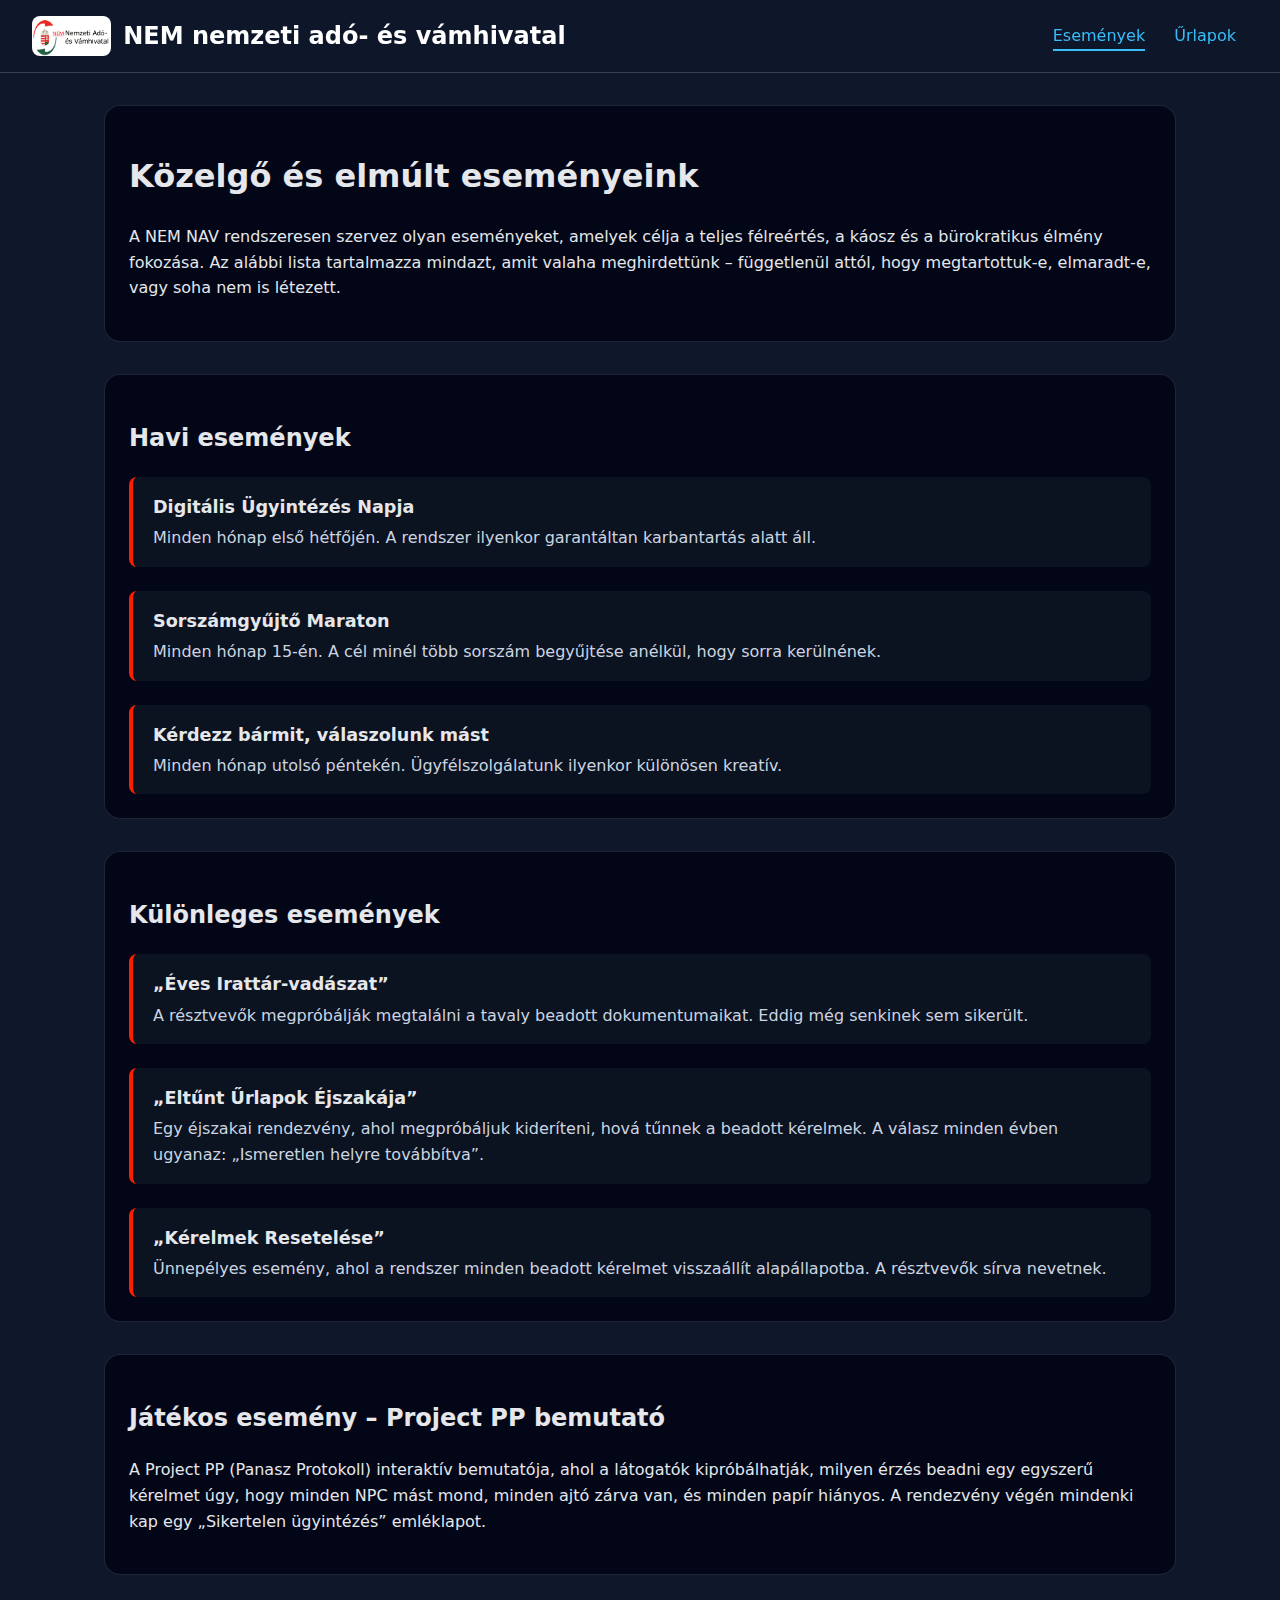
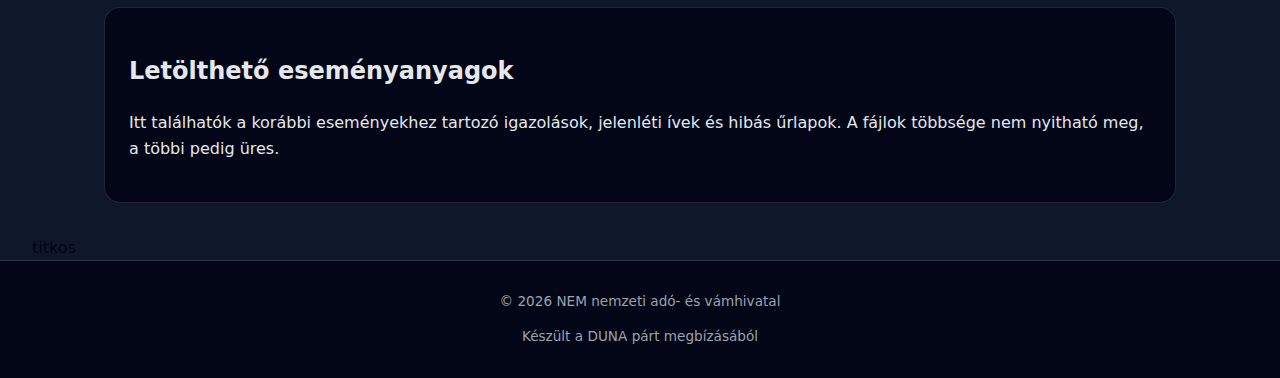
<file: index.html>
<!DOCTYPE html>
<html lang="hu">

<head>
    <meta charset="UTF-8">
    <title>NEM nemzeti adó‑ és vámhivatal – Eseménylista</title>
    <meta name="description"
        content="A NEM NAV fiktív, humoros eseményei és rendezvényei, ahol semmi sem történik időben.">
    <meta name="keywords" content="NEM NAV, események, humor, paródia, bürokrácia">
    <link rel="stylesheet" href="style/formazasok.css">
    <link rel="stylesheet" href="style/navigacio.css">
    <link rel="stylesheet" href="style/elrendezes.css">
    <link rel="stylesheet" href="style/esemenyek.css">

</head>

<body>
    <header class="site-header">
        <div class="logo-group">
            <img src="assets/NAV.png" alt="NEM NAV logó" class="boronen-logo">
            <span class="logo-text">NEM nemzeti adó‑ és vámhivatal</span>
        </div>
        <nav class="main-nav">
            <a href="index.html" class="active">Események</a>
            <a href="urlap.html">Űrlapok</a>
        </nav>
    </header>

    <main class="grid-container projects-layout">

        <section class="intro card">
            <h1>Közelgő és elmúlt eseményeink</h1>
            <p>
                A NEM NAV rendszeresen szervez olyan eseményeket, amelyek célja a teljes
                félreértés, a káosz és a bürokratikus élmény fokozása.
                Az alábbi lista tartalmazza mindazt, amit valaha meghirdettünk – függetlenül attól,
                hogy megtartottuk-e, elmaradt-e, vagy soha nem is létezett.
            </p>
        </section>

        <section class="card">
            <h2>Havi események</h2>
            <div class="esemeny-lista">
                <div class="esemeny">
                    <h3>Digitális Ügyintézés Napja</h3>
                    <p>Minden hónap első hétfőjén. A rendszer ilyenkor garantáltan karbantartás alatt áll.</p>
                </div>

                <div class="esemeny">
                    <h3>Sorszámgyűjtő Maraton</h3>
                    <p>Minden hónap 15-én. A cél minél több sorszám begyűjtése anélkül, hogy sorra kerülnének.</p>
                </div>

                <div class="esemeny">
                    <h3>Kérdezz bármit, válaszolunk mást</h3>
                    <p>Minden hónap utolsó péntekén. Ügyfélszolgálatunk ilyenkor különösen kreatív.</p>
                </div>
            </div>
        </section>


        <section class="card">
            <h2>Különleges események</h2>
            <div class="esemeny-lista">
                <div class="esemeny">
                    <h3>„Éves Irattár‑vadászat”</h3>
                    <p>
                        A résztvevők megpróbálják megtalálni a tavaly beadott dokumentumaikat.
                        Eddig még senkinek sem sikerült.
                    </p>
                </div>

                <div class="esemeny">
                    <h3>„Eltűnt Űrlapok Éjszakája”</h3>
                    <p>
                        Egy éjszakai rendezvény, ahol megpróbáljuk kideríteni,
                        hová tűnnek a beadott kérelmek. A válasz minden évben ugyanaz:
                        „Ismeretlen helyre továbbítva”.
                    </p>
                </div>

                <div class="esemeny">
                    <h3>„Kérelmek Resetelése”</h3>
                    <p>
                        Ünnepélyes esemény, ahol a rendszer minden beadott kérelmet
                        visszaállít alapállapotba. A résztvevők sírva nevetnek.
                    </p>
                </div>
            </div>
        </section>


        <section class="card">
            <h2>Játékos esemény – Project PP bemutató</h2>
            <div class="project-pp-layout">
                <p>
                    A Project PP (Panasz Protokoll) interaktív bemutatója, ahol a látogatók
                    kipróbálhatják, milyen érzés beadni egy egyszerű kérelmet úgy,
                    hogy minden NPC mást mond, minden ajtó zárva van, és minden papír hiányos.
                    A rendezvény végén mindenki kap egy „Sikertelen ügyintézés” emléklapot.
                </p>
            </div>
        </section>

        <section class="card">
            <h2>Letölthető eseményanyagok</h2>
            <p>
                Itt találhatók a korábbi eseményekhez tartozó igazolások, jelenléti ívek
                és hibás űrlapok.
                A fájlok többsége nem nyitható meg, a többi pedig üres.
            </p>
        </section>

    </main>
    <a href="easteregg.html" class="easteregg">titkos</a>
    <footer class="site-footer">
        <p>&copy; 2026 NEM nemzeti adó‑ és vámhivatal</p>
        <p>Készült a DUNA párt megbízásából</p>
    </footer>
</body>
</html>
</file>
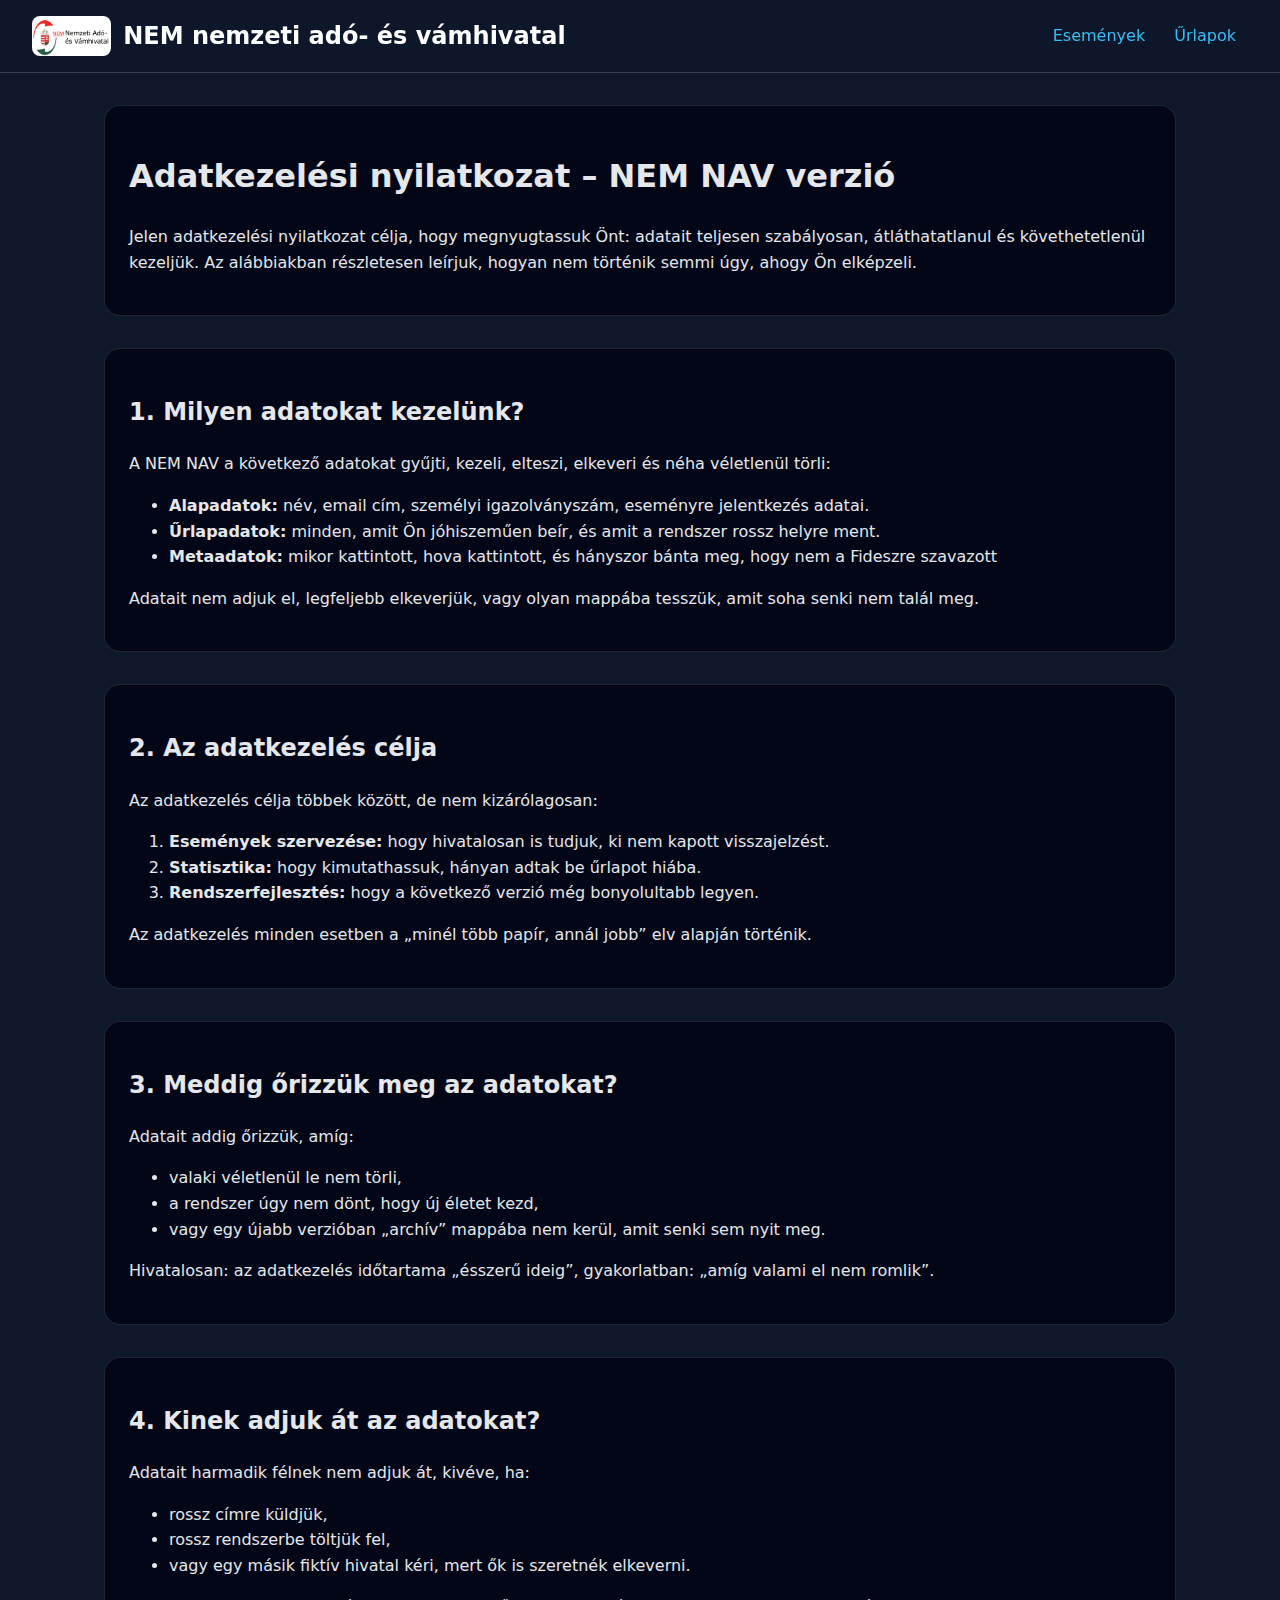
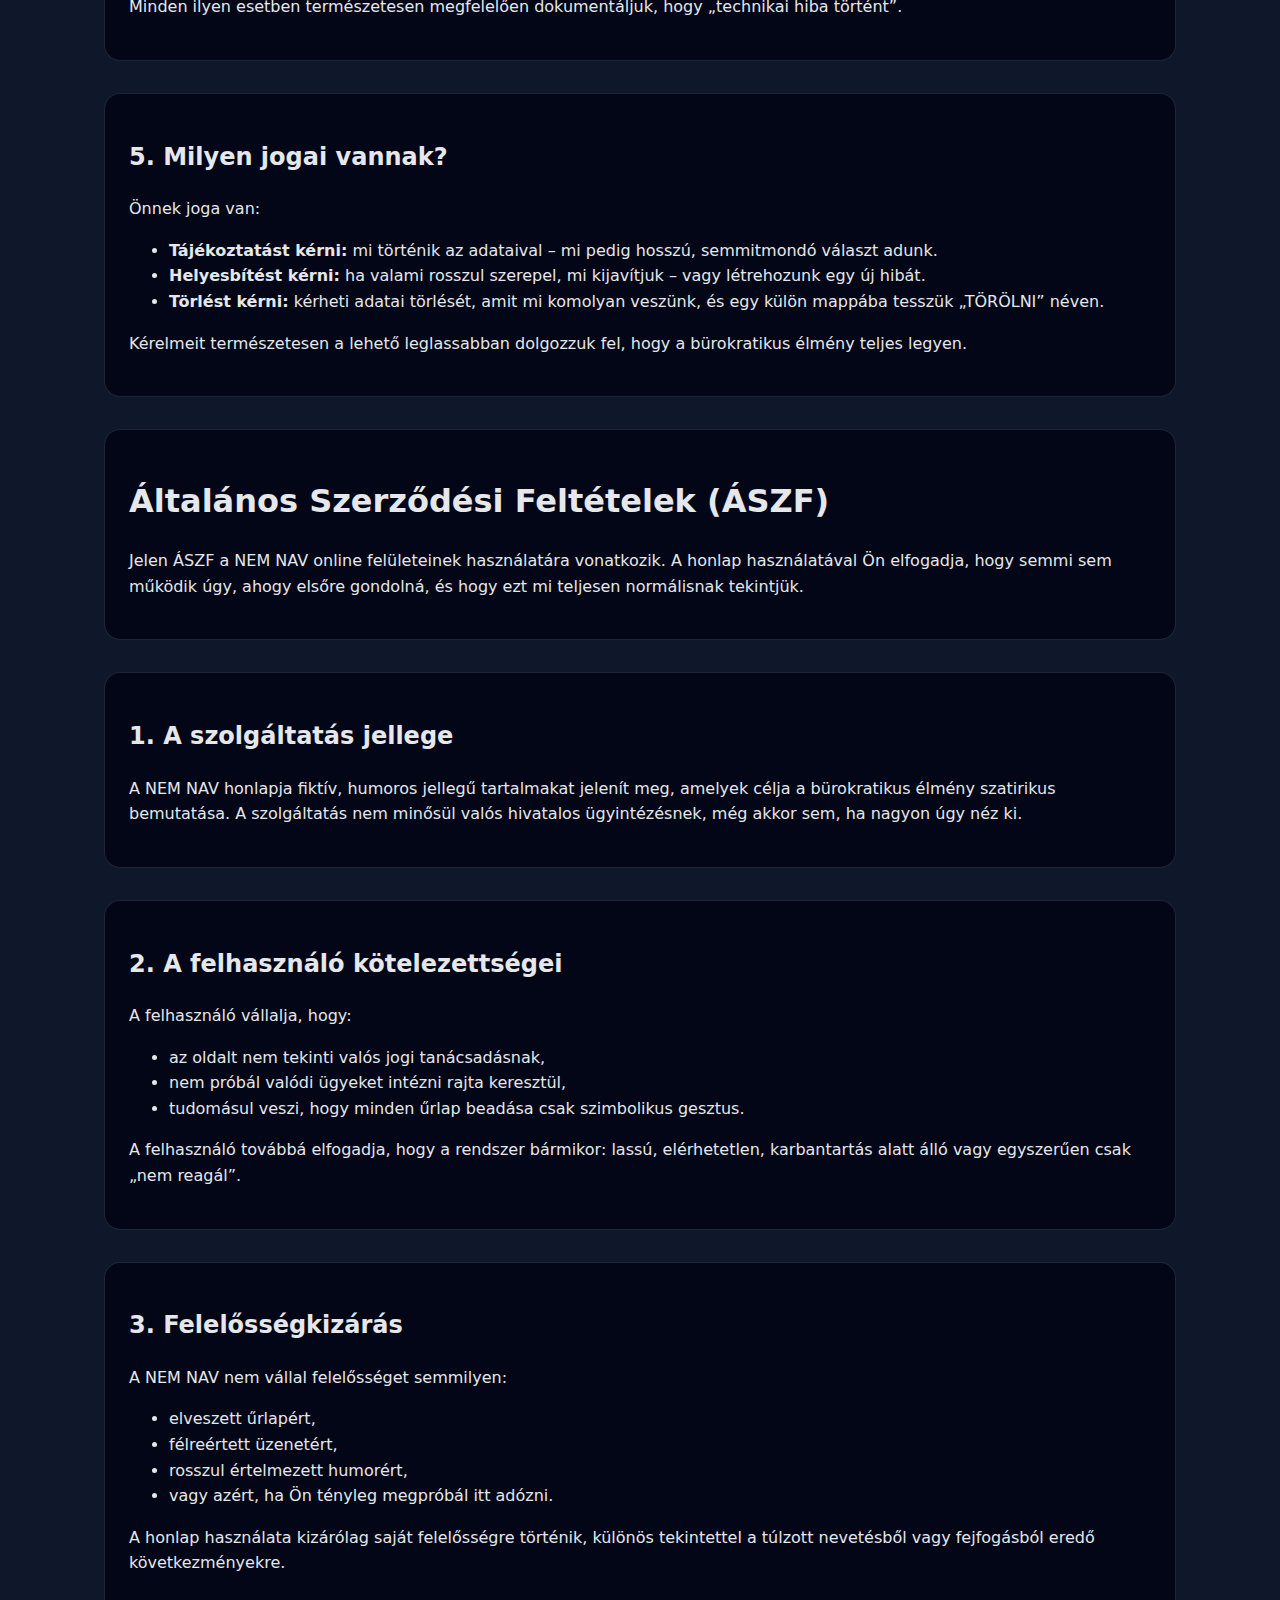
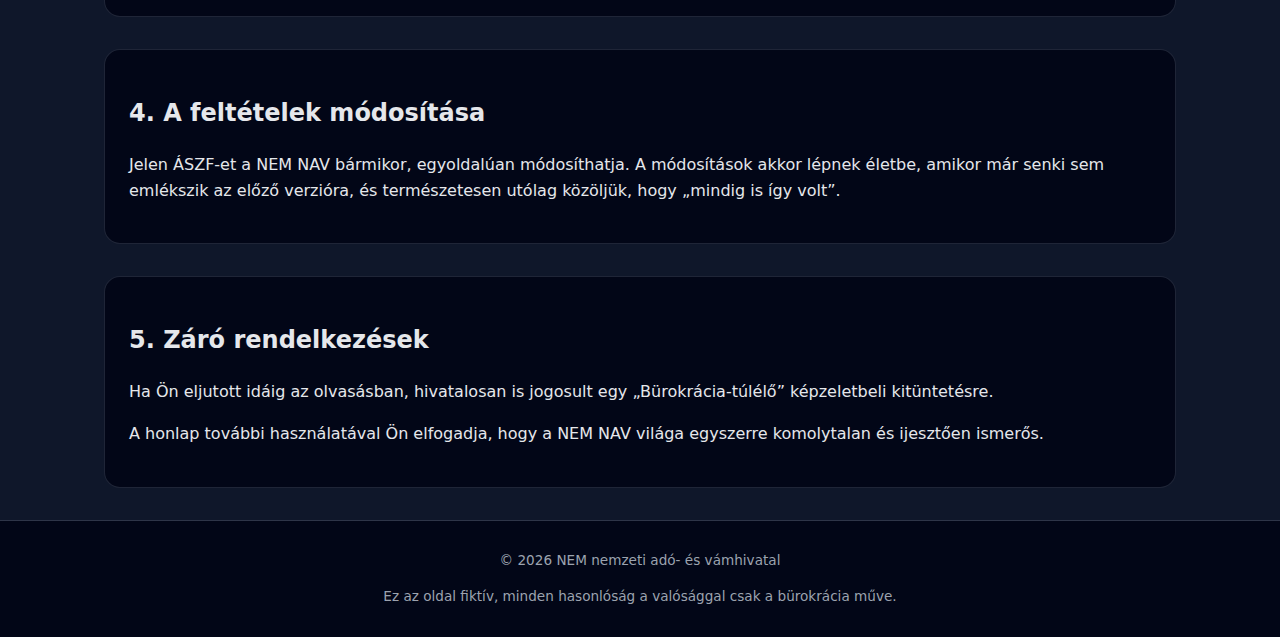
<file: aszf.html>
<!DOCTYPE html>
<html lang="hu">

<head>
    <meta charset="UTF-8">
    <title>NEM NAV – Adatkezelési nyilatkozat és ÁSZF</title>
    <meta name="description" content="Fiktív, humoros adatkezelési nyilatkozat és ÁSZF a NEM NAV bürokratikus multiverzumából.">
    <link rel="stylesheet" href="style/formazasok.css">
    <link rel="stylesheet" href="style/navigacio.css">
    <link rel="stylesheet" href="style/elrendezes.css">
    <link rel="stylesheet" href="style/esemenyek.css">
</head>

<body>
    <header class="site-header">
        <div class="logo-group">
            <img src="assets/NAV.png" alt="NEM NAV logó" class="boronen-logo">
            <span class="logo-text">NEM nemzeti adó‑ és vámhivatal</span>
        </div>
        <nav class="main-nav">
            <a href="index.html">Események</a>
            <a href="urlap.html">Űrlapok</a>
        </nav>
    </header>

    <main class="grid-container projects-layout">
        <section class="card">
            <h1>Adatkezelési nyilatkozat – NEM NAV verzió</h1>
            <p>
                Jelen adatkezelési nyilatkozat célja, hogy megnyugtassuk Önt: adatait
                teljesen szabályosan, átláthatatlanul és követhetetlenül kezeljük.
                Az alábbiakban részletesen leírjuk, hogyan nem történik semmi úgy,
                ahogy Ön elképzeli.
            </p>
        </section>

        <section class="card">
            <h2>1. Milyen adatokat kezelünk?</h2>
            <p>
                A NEM NAV a következő adatokat gyűjti, kezeli, elteszi, elkeveri és néha
                véletlenül törli:
            </p>
            <ul>
                <li><strong>Alapadatok:</strong> név, email cím, személyi igazolványszám, eseményre jelentkezés adatai.</li>
                <li><strong>Űrlapadatok:</strong> minden, amit Ön jóhiszeműen beír, és amit a rendszer rossz helyre ment.</li>
                <li><strong>Metaadatok:</strong> mikor kattintott, hova kattintott, és hányszor bánta meg, hogy nem a Fideszre szavazott</li>
            </ul>
            <p>
                Adatait nem adjuk el, legfeljebb elkeverjük, vagy olyan mappába tesszük,
                amit soha senki nem talál meg.
            </p>
        </section>

        <section class="card">
            <h2>2. Az adatkezelés célja</h2>
            <p>Az adatkezelés célja többek között, de nem kizárólagosan:</p>
            <ol>
                <li><strong>Események szervezése:</strong> hogy hivatalosan is tudjuk, ki nem kapott visszajelzést.</li>
                <li><strong>Statisztika:</strong> hogy kimutathassuk, hányan adtak be űrlapot hiába.</li>
                <li><strong>Rendszerfejlesztés:</strong> hogy a következő verzió még bonyolultabb legyen.</li>
            </ol>
            <p>
                Az adatkezelés minden esetben a „minél több papír, annál jobb” elv alapján történik.
            </p>
        </section>

        <section class="card">
            <h2>3. Meddig őrizzük meg az adatokat?</h2>
            <p>
                Adatait addig őrizzük, amíg:
            </p>
            <ul>
                <li>valaki véletlenül le nem törli,</li>
                <li>a rendszer úgy nem dönt, hogy új életet kezd,</li>
                <li>vagy egy újabb verzióban „archív” mappába nem kerül, amit senki sem nyit meg.</li>
            </ul>
            <p>
                Hivatalosan: az adatkezelés időtartama „ésszerű ideig”, gyakorlatban: „amíg valami el nem romlik”.
            </p>
        </section>

        <section class="card">
            <h2>4. Kinek adjuk át az adatokat?</h2>
            <p>
                Adatait harmadik félnek nem adjuk át, kivéve, ha:
            </p>
            <ul>
                <li>rossz címre küldjük,</li>
                <li>rossz rendszerbe töltjük fel,</li>
                <li>vagy egy másik fiktív hivatal kéri, mert ők is szeretnék elkeverni.</li>
            </ul>
            <p>
                Minden ilyen esetben természetesen megfelelően dokumentáljuk, hogy „technikai hiba történt”.
            </p>
        </section>

        <section class="card">
            <h2>5. Milyen jogai vannak?</h2>
            <p>Önnek joga van:</p>
            <ul>
                <li><strong>Tájékoztatást kérni:</strong> mi történik az adataival – mi pedig hosszú, semmitmondó választ adunk.</li>
                <li><strong>Helyesbítést kérni:</strong> ha valami rosszul szerepel, mi kijavítjuk – vagy létrehozunk egy új hibát.</li>
                <li><strong>Törlést kérni:</strong> kérheti adatai törlését, amit mi komolyan veszünk, és egy külön mappába tesszük „TÖRÖLNI” néven.</li>
            </ul>
            <p>
                Kérelmeit természetesen a lehető leglassabban dolgozzuk fel, hogy a bürokratikus élmény teljes legyen.
            </p>
        </section>

        <section class="card">
            <h1>Általános Szerződési Feltételek (ÁSZF)</h1>
            <p>
                Jelen ÁSZF a NEM NAV online felületeinek használatára vonatkozik.
                A honlap használatával Ön elfogadja, hogy semmi sem működik úgy, ahogy elsőre gondolná,
                és hogy ezt mi teljesen normálisnak tekintjük.
            </p>
        </section>

        <section class="card">
            <h2>1. A szolgáltatás jellege</h2>
            <p>
                A NEM NAV honlapja fiktív, humoros jellegű tartalmakat jelenít meg,
                amelyek célja a bürokratikus élmény szatirikus bemutatása.
                A szolgáltatás nem minősül valós hivatalos ügyintézésnek, még akkor sem,
                ha nagyon úgy néz ki.
            </p>
        </section>

        <section class="card">
            <h2>2. A felhasználó kötelezettségei</h2>
            <p>A felhasználó vállalja, hogy:</p>
            <ul>
                <li>az oldalt nem tekinti valós jogi tanácsadásnak,</li>
                <li>nem próbál valódi ügyeket intézni rajta keresztül,</li>
                <li>tudomásul veszi, hogy minden űrlap beadása csak szimbolikus gesztus.</li>
            </ul>
            <p>
                A felhasználó továbbá elfogadja, hogy a rendszer bármikor:
                lassú, elérhetetlen, karbantartás alatt álló vagy egyszerűen csak „nem reagál”.
            </p>
        </section>

        <section class="card">
            <h2>3. Felelősségkizárás</h2>
            <p>
                A NEM NAV nem vállal felelősséget semmilyen:
            </p>
            <ul>
                <li>elveszett űrlapért,</li>
                <li>félreértett üzenetért,</li>
                <li>rosszul értelmezett humorért,</li>
                <li>vagy azért, ha Ön tényleg megpróbál itt adózni.</li>
            </ul>
            <p>
                A honlap használata kizárólag saját felelősségre történik, különös tekintettel
                a túlzott nevetésből vagy fejfogásból eredő következményekre.
            </p>
        </section>

        <section class="card">
            <h2>4. A feltételek módosítása</h2>
            <p>
                Jelen ÁSZF-et a NEM NAV bármikor, egyoldalúan módosíthatja.
                A módosítások akkor lépnek életbe, amikor már senki sem emlékszik az előző verzióra,
                és természetesen utólag közöljük, hogy „mindig is így volt”.
            </p>
        </section>

        <section class="card">
            <h2>5. Záró rendelkezések</h2>
            <p>
                Ha Ön eljutott idáig az olvasásban, hivatalosan is jogosult egy
                „Bürokrácia-túlélő” képzeletbeli kitüntetésre.
            </p>
            <p>
                A honlap további használatával Ön elfogadja, hogy a NEM NAV világa
                egyszerre komolytalan és ijesztően ismerős.
            </p>
        </section>

    </main>

    <footer class="site-footer">
        <p>&copy; 2026 NEM nemzeti adó‑ és vámhivatal</p>
        <p>Ez az oldal fiktív, minden hasonlóság a valósággal csak a bürokrácia műve.</p>
    </footer>
</body>

</html>
</file>
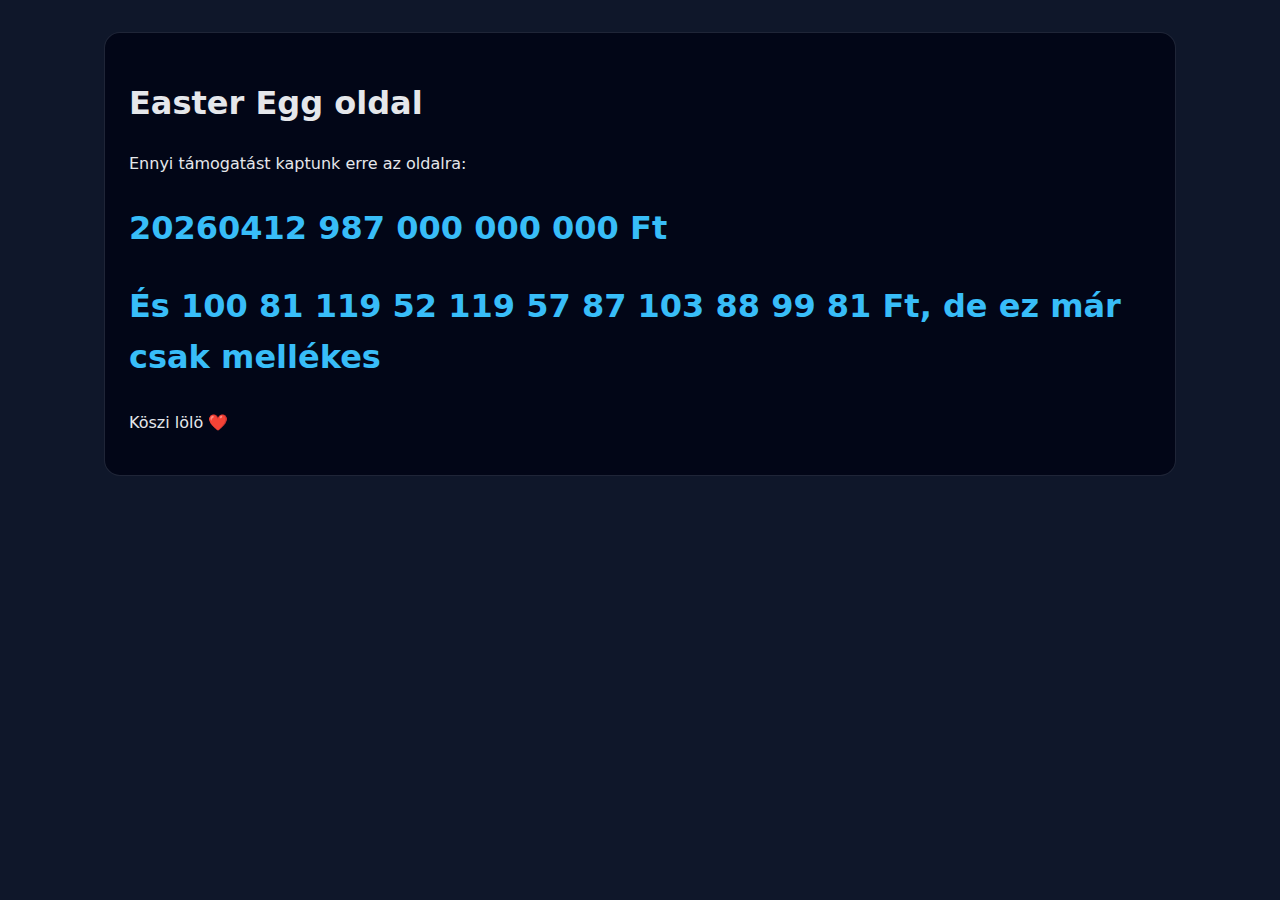
<file: easteregg.html>
<!DOCTYPE html>
<html lang="hu">

<head>
    <meta charset="UTF-8">
    <title>Easter Egg</title>
    <link rel="stylesheet" href="style/formazasok.css">
    <link rel="stylesheet" href="style/elrendezes.css">
</head>

<body class="grid-container">

    <section class="card">
        <h1>Easter Egg oldal</h1>
        <p>Ennyi támogatást kaptunk erre az oldalra:</p>

        <h2 style="font-size: 2rem; color: #38bdf8;">
            20260412 987 000 000 000 Ft
        </h2>
        <h2 style="font-size: 2rem; color: #38bdf8;">
            És 100 81 119 52 119 57 87 103 88 99 81 Ft, de ez már csak mellékes
        </h2>


        <p>Köszi lölö ❤️</p>
    </section>

</body>

</html>
</file>
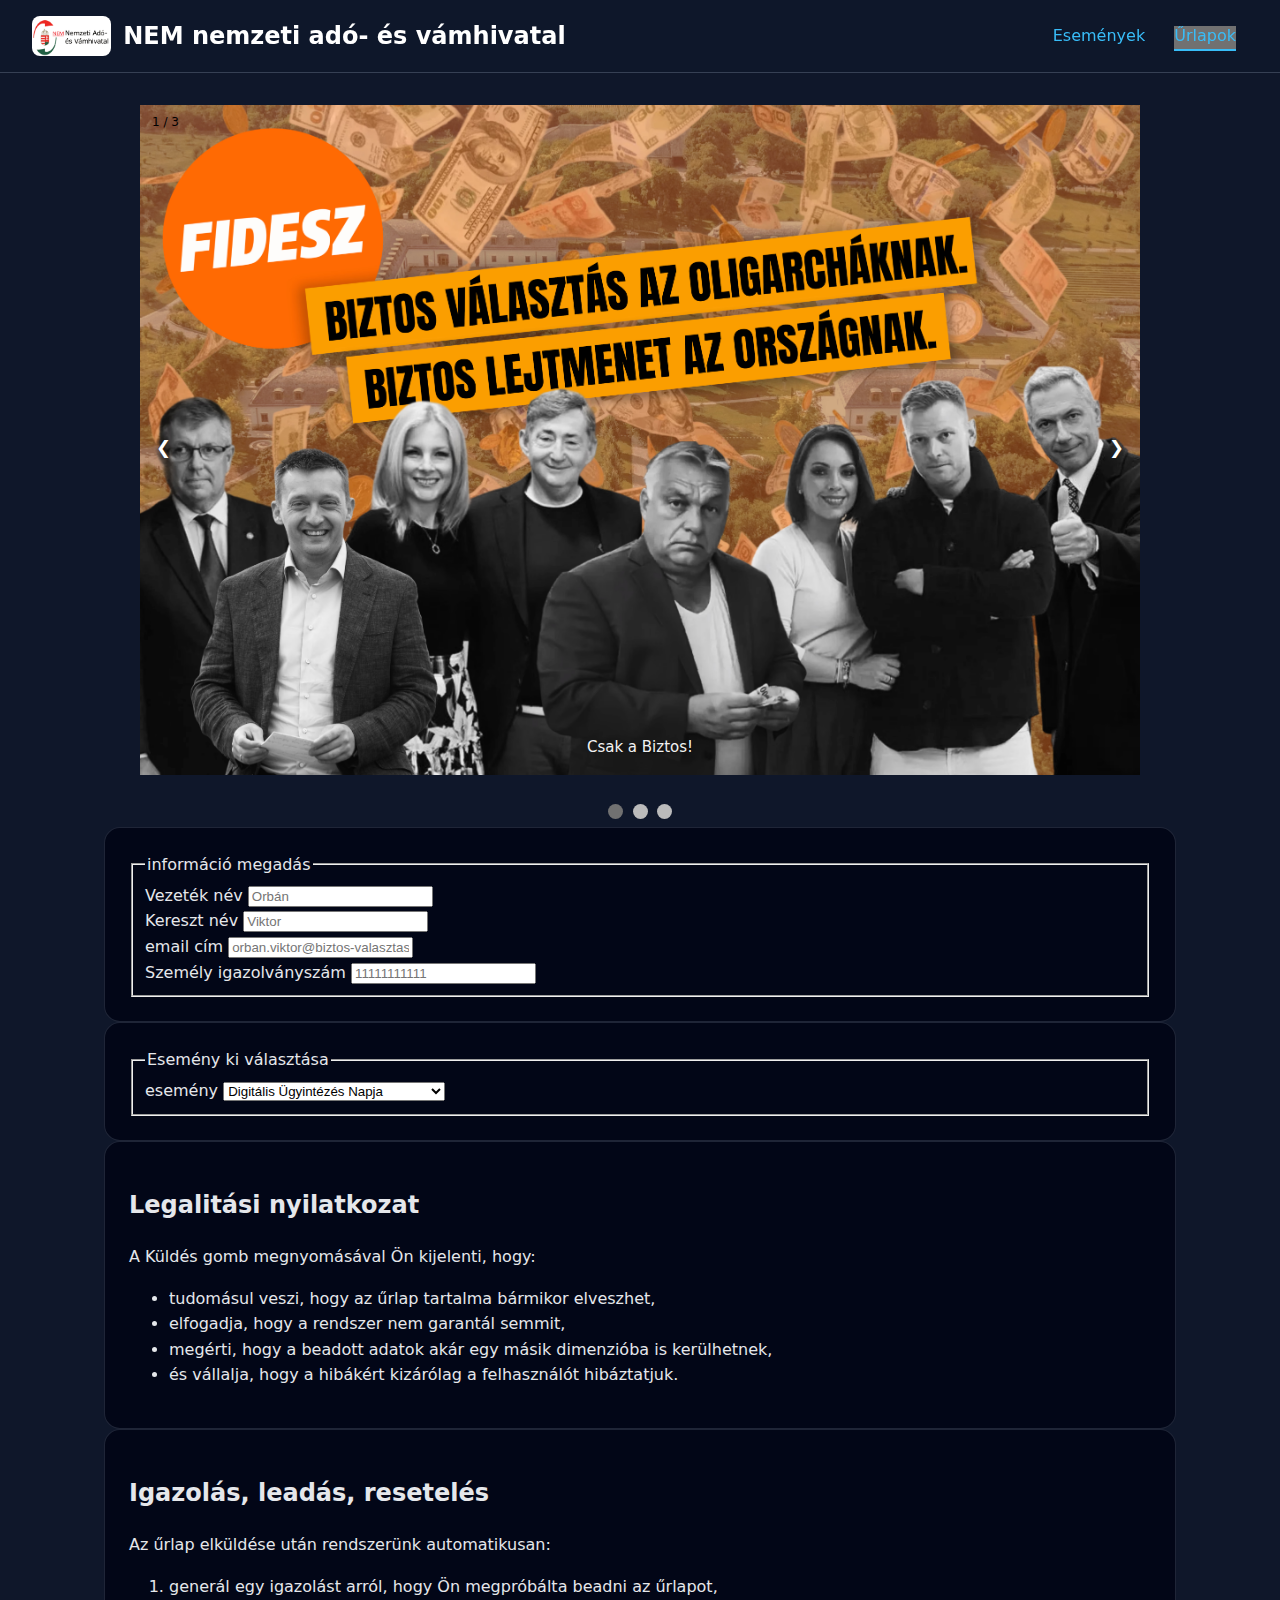
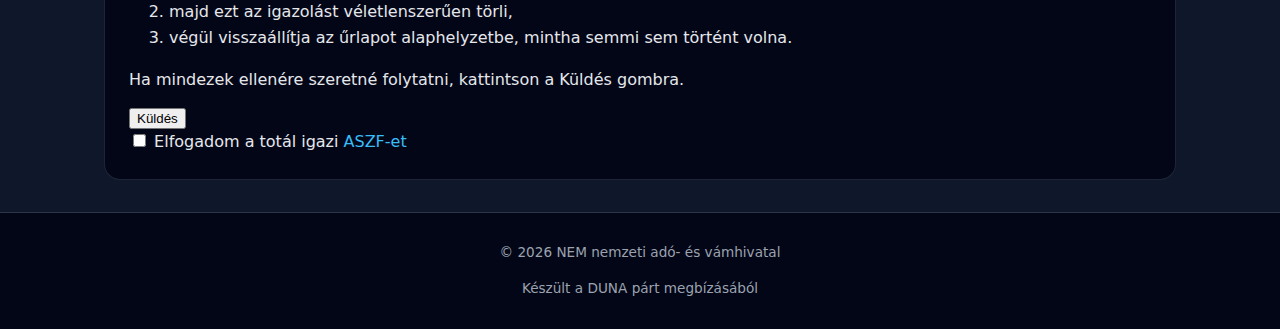
<file: urlap.html>
<!DOCTYPE html>
<html lang="hu">

<head>
    <meta charset="UTF-8">
    <title>NEM nemzeti adó‑ és vámhivatal – Eseménylista</title>
    <meta name="description"
        content="A NEM NAV fiktív, humoros eseményei és rendezvényei, ahol semmi sem történik időben.">
    <meta name="keywords" content="NEM NAV, események, humor, paródia, bürokrácia">

    <link rel="stylesheet" href="style/formazasok.css">
    <link rel="stylesheet" href="style/navigacio.css">
    <link rel="stylesheet" href="style/elrendezes.css">
    <link rel="stylesheet" href="style/esemenyek.css">
    <link rel="stylesheet" href="style/slideshow.css">

</head>

<body class="lang-hu">
    <header class="site-header">
        <div class="logo-group">
            <img src="assets/NAV.png" alt="NEM nav logó" class="boronen-logo">
            <span class="logo-text">NEM nemzeti adó‑ és vámhivatal</span>
        </div>
        <nav class="main-nav">
            <a href="index.html">Események</a>
            <a href="urlap.html" class="active">Űrlapok</a>
        </nav>

    </header>

    <main class="grid-container projects-layout">
        <form action="valami_jo_ami_nincs_ebben_a_kodban.php" method="post">
            <div class="slideshow-container">

                <div class="mySlides fade">
                    <div class="numbertext">1 / 3</div>
                    <img src="assets/biztosvalasztas.png" style="width:100%">
                    <div class="text">Csak a Biztos!</div>
                </div>

                <div class="mySlides fade">
                    <div class="numbertext">2 / 3</div>
                    <img src="assets/hatvanpuszta.jpg" style="width:100%">
                    <div class="text">Hatvanpuszta</div>
                </div>

                <div class="mySlides fade">
                    <div class="numbertext">3 / 3</div>
                    <img src="assets/lombkorona.jpg" style="width:100%">
                    <div class="text">Lombkoronasétány</div>
                </div>

                <a class="prev" onclick="plusSlides(-1)">❮</a>
                <a class="next" onclick="plusSlides(1)">❯</a>

            </div>
            <br>

            <div style="text-align:center">
                <span class="dot" onclick="currentSlide(1)"></span>
                <span class="dot" onclick="currentSlide(2)"></span>
                <span class="dot" onclick="currentSlide(3)"></span>
            </div>

            <script>
                let slideIndex = 1;
                showSlides(slideIndex);

                function plusSlides(n) {
                    showSlides(slideIndex += n);
                }

                function currentSlide(n) {
                    showSlides(slideIndex = n);
                }

                function showSlides(n) {
                    let i;
                    let slides = document.getElementsByClassName("mySlides");
                    let dots = document.getElementsByClassName("dot");
                    if (n > slides.length) { slideIndex = 1 }
                    if (n < 1) { slideIndex = slides.length }
                    for (i = 0; i < slides.length; i++) {
                        slides[i].style.display = "none";
                    }
                    for (i = 0; i < dots.length; i++) {
                        dots[i].className = dots[i].className.replace(" active", "");
                    }
                    slides[slideIndex - 1].style.display = "block";
                    dots[slideIndex - 1].className += " active";
                }
            </script>

            <section class="card">
                <fieldset>
                    <legend>információ megadás</legend>
                    <label for="vnev">Vezeték név</label>
                    <input type="text" name="vezeteknev" id="vnev" title="Írja be a Vezeték Nevét!" placeholder="Orbán"
                        required><br>
                    <label for="knev">Kereszt név</label>
                    <input type="text" name="keresztnev" id="knev" title="Írja be a Kereszt Nevét!" placeholder="Viktor"
                        required><br>
                    <label for="email">email cím</label>
                    <input type="email" name="email" id="email" title="Írja be a Vezeték Nevét!"
                        placeholder="orban.viktor@biztos-valasztas.ru" required><br>
                    <label for="szem_id">Személy igazolványszám</label>
                    <input type="text" name="szem_id" id="szem_id" title="EZT KI OLVASSA EL?????"
                        placeholder="11111111111" minlength="11" maxlength="11" required><br>
                </fieldset>
            </section>

            <section class="card">
                <fieldset>
                    <legend>Esemény ki választása</legend>
                    <label for="esemeny">esemény</label>
                    <select name="esemeny" id="esemeny">
                        <option value="0">Digitális Ügyintézés Napja</option>
                        <option value="1">Sorszámgyüjtő Maraton</option>
                        <option value="2">Kérdezz bármit, válaszolunk mást</option>
                        <option value="3">Éves rattár-vadászat</option>
                        <option value="4">Eltűnt Űrlapok Éjszakája</option>
                        <option value="5">Kérelmek Resetelése</option>
                    </select>
                </fieldset>
            </section>

            <section class="card">
                <h2>Legalitási nyilatkozat</h2>
                <p> A Küldés gomb megnyomásával Ön kijelenti, hogy: </p>
                <ul>
                    <li>tudomásul veszi, hogy az űrlap tartalma bármikor elveszhet,</li>
                    <li>elfogadja, hogy a rendszer nem garantál semmit,</li>
                    <li>megérti, hogy a beadott adatok akár egy másik dimenzióba is kerülhetnek,</li>
                    <li>és vállalja, hogy a hibákért kizárólag a felhasználót hibáztatjuk.</li>
                </ul>

            </section>

            <section class="card">
                <h2>Igazolás, leadás, resetelés</h2>
                <p> Az űrlap elküldése után rendszerünk automatikusan: </p>
                <ol>
                    <li>generál egy igazolást arról, hogy Ön megpróbálta beadni az űrlapot,</li>
                    <li>majd ezt az igazolást véletlenszerűen törli,</li>
                    <li>végül visszaállítja az űrlapot alaphelyzetbe, mintha semmi sem történt volna.</li>
                </ol>
                <p> Ha mindezek ellenére szeretné folytatni, kattintson a Küldés gombra. </p> <button type="submit"
                    class="submit-btn">Küldés</button>
                <input type="checkbox" id="vehicle1" name="vehicle1" value="Bike">
                <label for="vehicle1"> Elfogadom a totál igazi <a href="aszf.html">ASZF-et</a></label><br>
            </section>
        </form>
    </main>

    <footer class="site-footer">
        <p>&copy; 2026 NEM nemzeti adó‑ és vámhivatal</p>
        <p>Készült a DUNA párt megbízásából</p>
    </footer>
</body>

</html>
</file>
<file: style/formazasok.css>
*,
*::before,
*::after {
    box-sizing: border-box;
}

body {
    margin: 0;
    font-family: system-ui, -apple-system, BlinkMacSystemFont, "Segoe UI", sans-serif;
    background-color: #0f172a;
    color: #e5e7eb;
    line-height: 1.6;
}

a {
    color: #38bdf8;
    text-decoration: none;
}

a:hover {
    text-decoration: underline;
}

img {
    max-width: 100%;
    display: block;
}

.card {
    background: #020617;
    border-radius: 1rem;
    padding: 1.5rem;
    border: 1px solid rgba(148, 163, 184, 0.2);
}

.easteregg {
    bottom: 0;
    right: 0;
    padding: 2rem;
    color: #020617;
    background: transparent;
    text-decoration: none;
    cursor: pointer;
    user-select: none;
    z-index: 9999;
}
</file>
<file: style/navigacio.css>
.site-header {
    position: sticky;
    top: 0;
    z-index: 50;
    display: flex;
    justify-content: space-between;
    align-items: center;
    padding: 1rem 2rem;
    background: rgba(15, 23, 42, 0.95);
    backdrop-filter: blur(12px);
    border-bottom: 1px solid rgba(148, 163, 184, 0.3);
}

.logo-group {
    display: flex;
    align-items: center;
    gap: 0.75rem;
}

.boronen-logo {
    height: 40px;
    border-radius: 0.5rem;
}

.logo-text {
    font-size: 1.5rem;
    font-weight: bold;
    color: white;
}

.main-nav a {
    margin: 0 0.75rem;
    font-weight: 500;
}

.main-nav a.active {
    color: #38bdf8;
    border-bottom: 2px solid #38bdf8;
    padding-bottom: 0.25rem;
}
</file>
<file: style/elrendezes.css>
.grid-container {
    max-width: 1120px;
    margin: 0 auto;
    padding: 2rem 1.5rem;
    display: flex;
    flex-direction: column;
    gap: 2rem;
}

.card-grid {
    display: flex;
    flex-direction: column;
    gap: 1.5rem;
}

.project-card {
    flex: 1 1 260px;
    background: #020617;
    border-radius: 0.9rem;
    padding: 1rem;
    border: 1px solid rgba(148, 163, 184, 0.3);
}

.site-footer {
    border-top: 1px solid rgba(148, 163, 184, 0.3);
    padding: 1rem 1.5rem;
    text-align: center;
    font-size: 0.85rem;
    color: #9ca3af;
    background: #020617;
}

.submit-btn {
    display: flex;
    justify-content: center;
}
</file>
<file: style/esemenyek.css>
.site-header {
    position: sticky;
    top: 0;
    z-index: 50;
    display: flex;
    justify-content: space-between;
    align-items: center;
    padding: 1rem 2rem;
    background: rgba(15, 23, 42, 0.95);
    backdrop-filter: blur(12px);
    border-bottom: 1px solid rgba(148, 163, 184, 0.3);
}

.logo-group {
    display: flex;
    align-items: center;
    gap: 0.75rem;
}

.boronen-logo {
    height: 40px;
    border-radius: 0.5rem;
}

.logo-text {
    font-size: 1.5rem;
    font-weight: bold;
    color: white;
}

.main-nav a {
    margin: 0 0.75rem;
    font-weight: 500;
}

.main-nav a.active {
    color: #38bdf8;
    border-bottom: 2px solid #38bdf8;
    padding-bottom: 0.25rem;
}

.esemeny-lista {
    display: flex;
    flex-direction: column;
    gap: 1.5rem;
}

.esemeny {
    background: #0b1220;
    padding: 1rem 1.25rem;
    border-left: 4px solid #fd1e00;
    border-radius: 0.5rem;
}

.esemeny h3 {
    margin: 0 0 0.25rem 0;
    font-size: 1.1rem;
    color: #e5e7eb;
}

.esemeny p {
    margin: 0;
    color: #cbd5e1;
}
</file>
<file: style/slideshow.css>
/* Slideshow container */
.slideshow-container {
  max-width: 1000px;
  position: relative;
  margin: auto;
}

/* Hide the images by default */
.mySlides {
  display: none;
}

/* Next & previous buttons */
.prev, .next {
  cursor: pointer;
  position: absolute;
  top: 50%;
  width: auto;
  margin-top: -22px;
  padding: 16px;
  color: white;
  font-weight: bold;
  font-size: 18px;
  transition: 0.6s ease;
  border-radius: 0 3px 3px 0;
  user-select: none;
}

/* Position the "next button" to the right */
.next {
  right: 0;
  border-radius: 3px 0 0 3px;
}

/* On hover, add a black background color with a little bit see-through */
.prev:hover, .next:hover {
  background-color: rgba(0,0,0,0.8);
}

/* Caption text */
.text {
  color: #f2f2f2;
  font-size: 15px;
  padding: 8px 12px;
  position: absolute;
  bottom: 8px;
  width: 100%;
  text-align: center;
}

/* Number text (1/3 etc) */
.numbertext {
  color: #000000;
  font-size: 12px;
  padding: 8px 12px;
  position: absolute;
  top: 0;
}

/* The dots/bullets/indicators */
.dot {
  cursor: pointer;
  height: 15px;
  width: 15px;
  margin: 0 2px;
  background-color: #bbb;
  border-radius: 50%;
  display: inline-block;
  transition: background-color 0.6s ease;
}

.active, .dot:hover {
  background-color: #717171;
}

/* Fading animation */
.fade {
  animation-name: fade;
  animation-duration: 1.5s;
}

@keyframes fade {
  from {opacity: .4}
  to {opacity: 1}
}
</file>
